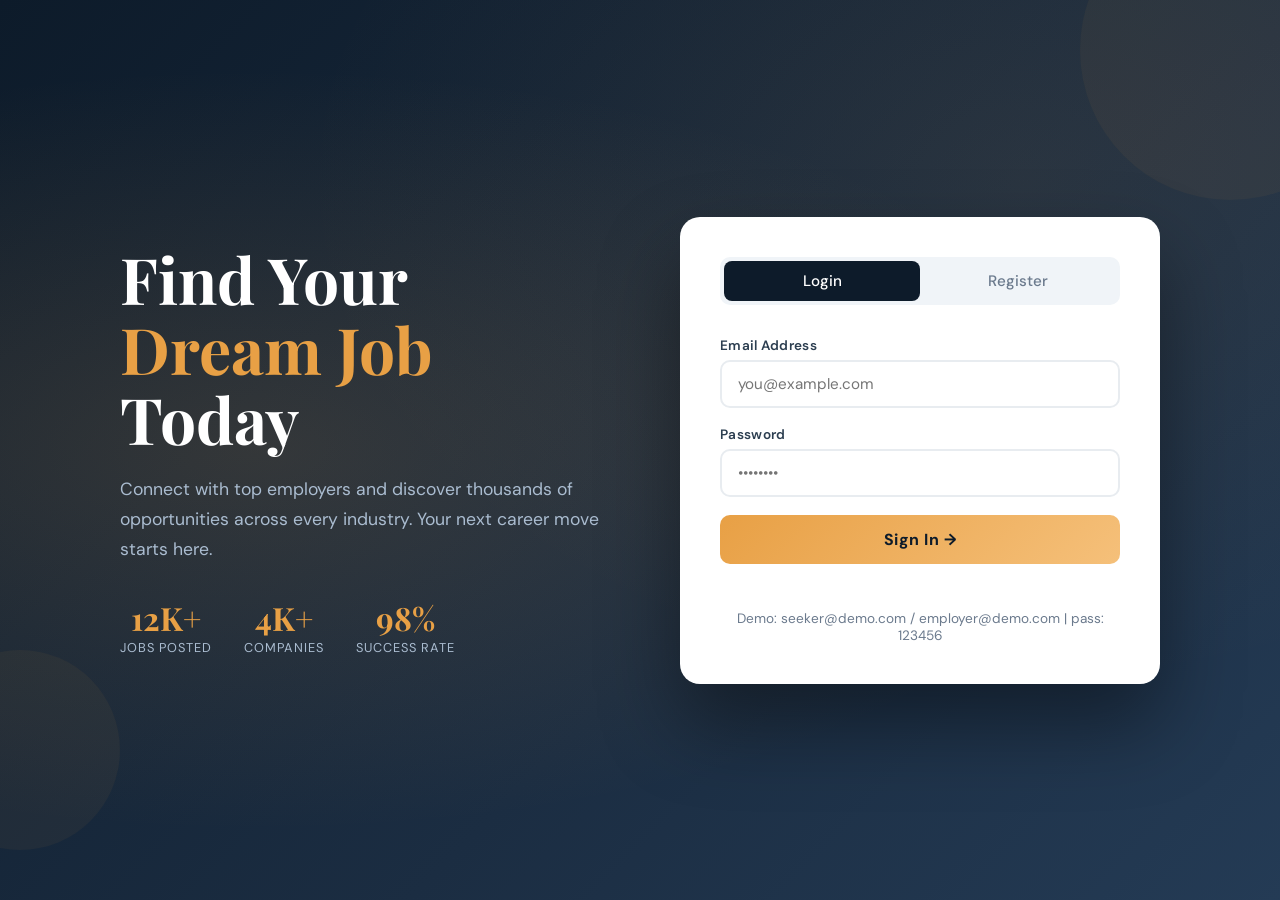
<file: index.html>
<!DOCTYPE html>
<html lang="en">
<head>
<meta charset="UTF-8">
<meta name="viewport" content="width=device-width, initial-scale=1.0">
<title>TalentBridge – Find Your Next Opportunity</title>
<link rel="preconnect" href="https://fonts.googleapis.com">
<link href="https://fonts.googleapis.com/css2?family=Playfair+Display:wght@700;900&family=DM+Sans:wght@300;400;500;600&display=swap" rel="stylesheet">
<style>
  :root {
    --navy: #0d1b2a;
    --navy2: #1b2d42;
    --gold: #e8a045;
    --gold2: #f5c07a;
    --cream: #faf6f0;
    --text: #2c3e50;
    --muted: #6b7a8d;
    --white: #ffffff;
    --error: #e74c3c;
    --success: #27ae60;
  }
  * { margin:0; padding:0; box-sizing:border-box; }
  body { font-family:'DM Sans',sans-serif; background:var(--cream); color:var(--text); min-height:100vh; overflow-x:hidden; }

  /* HERO */
  .hero {
    min-height:100vh;
    background: linear-gradient(135deg, var(--navy) 0%, var(--navy2) 60%, #243b55 100%);
    display:flex; align-items:center; justify-content:center;
    position:relative; overflow:hidden;
  }
  .hero::before {
    content:''; position:absolute; inset:0;
    background: radial-gradient(ellipse at 20% 50%, rgba(232,160,69,0.15) 0%, transparent 60%),
                radial-gradient(ellipse at 80% 20%, rgba(232,160,69,0.08) 0%, transparent 50%);
  }
  .hero-grid {
    display:grid; grid-template-columns:1fr 1fr; gap:80px;
    max-width:1100px; width:100%; padding:40px 30px; align-items:center; position:relative; z-index:1;
  }
  .hero-left h1 {
    font-family:'Playfair Display',serif;
    font-size:clamp(2.5rem,5vw,4rem); color:var(--white);
    line-height:1.1; margin-bottom:20px;
  }
  .hero-left h1 span { color:var(--gold); }
  .hero-left p { color:#aabcd0; font-size:1.1rem; line-height:1.7; margin-bottom:32px; }
  .stats { display:flex; gap:32px; }
  .stat { text-align:center; }
  .stat-num { font-family:'Playfair Display',serif; font-size:2rem; color:var(--gold); font-weight:700; }
  .stat-label { color:#aabcd0; font-size:0.8rem; letter-spacing:1px; text-transform:uppercase; }

  /* AUTH CARD */
  .auth-card {
    background:var(--white); border-radius:20px;
    padding:40px; box-shadow:0 40px 80px rgba(0,0,0,0.4);
    animation: slideUp 0.7s ease;
  }
  @keyframes slideUp { from{opacity:0;transform:translateY(30px)} to{opacity:1;transform:translateY(0)} }
  .tab-row { display:flex; gap:0; margin-bottom:32px; background:#f0f4f8; border-radius:10px; padding:4px; }
  .tab-btn {
    flex:1; padding:10px; border:none; background:transparent; border-radius:8px;
    font-family:'DM Sans',sans-serif; font-size:0.95rem; font-weight:500; cursor:pointer;
    color:var(--muted); transition:all 0.3s;
  }
  .tab-btn.active { background:var(--navy); color:var(--white); }
  .auth-form { display:none; }
  .auth-form.active { display:block; }
  .form-group { margin-bottom:18px; }
  .form-group label { display:block; font-size:0.85rem; font-weight:600; color:var(--text); margin-bottom:6px; letter-spacing:0.3px; }
  .form-group input, .form-group select {
    width:100%; padding:12px 16px; border:2px solid #e8ecf0; border-radius:10px;
    font-family:'DM Sans',sans-serif; font-size:0.95rem; color:var(--text);
    transition:border-color 0.3s; outline:none; background:var(--white);
  }
  .form-group input:focus, .form-group select:focus { border-color:var(--gold); }
  .role-select { display:flex; gap:10px; margin-bottom:18px; }
  .role-opt { flex:1; }
  .role-opt input[type=radio] { display:none; }
  .role-opt label {
    display:block; padding:10px; text-align:center; border:2px solid #e8ecf0;
    border-radius:10px; cursor:pointer; font-size:0.9rem; transition:all 0.3s;
  }
  .role-opt input:checked + label { border-color:var(--gold); background:#fff8ee; color:var(--navy); font-weight:600; }
  .btn-primary {
    width:100%; padding:14px; background:linear-gradient(135deg,var(--gold),var(--gold2));
    color:var(--navy); font-family:'DM Sans',sans-serif; font-size:1rem; font-weight:700;
    border:none; border-radius:10px; cursor:pointer; transition:all 0.3s;
    letter-spacing:0.5px;
  }
  .btn-primary:hover { transform:translateY(-2px); box-shadow:0 8px 25px rgba(232,160,69,0.4); }
  .msg { font-size:0.85rem; text-align:center; margin-top:12px; height:18px; }
  .msg.error { color:var(--error); }
  .msg.success { color:var(--success); }

  /* FLOATING SHAPES */
  .shape {
    position:absolute; border-radius:50%; opacity:0.05;
    animation: float 8s ease-in-out infinite;
  }
  .shape1 { width:300px; height:300px; background:var(--gold); top:-100px; right:-100px; animation-delay:0s; }
  .shape2 { width:200px; height:200px; background:var(--gold); bottom:50px; left:-80px; animation-delay:3s; }
  @keyframes float { 0%,100%{transform:translateY(0)} 50%{transform:translateY(-20px)} }

  @media(max-width:768px){
    .hero-grid { grid-template-columns:1fr; gap:40px; }
    .hero-left { text-align:center; }
    .stats { justify-content:center; }
  }
</style>
</head>
<body>

<section class="hero">
  <div class="shape shape1"></div>
  <div class="shape shape2"></div>
  <div class="hero-grid">
    <div class="hero-left">
      <h1>Find Your <span>Dream Job</span> Today</h1>
      <p>Connect with top employers and discover thousands of opportunities across every industry. Your next career move starts here.</p>
      <div class="stats">
        <div class="stat"><div class="stat-num">12K+</div><div class="stat-label">Jobs Posted</div></div>
        <div class="stat"><div class="stat-num">4K+</div><div class="stat-label">Companies</div></div>
        <div class="stat"><div class="stat-num">98%</div><div class="stat-label">Success Rate</div></div>
      </div>
    </div>
    <div class="auth-card">
      <div class="tab-row">
        <button class="tab-btn active" onclick="switchTab('login')">Login</button>
        <button class="tab-btn" onclick="switchTab('register')">Register</button>
      </div>

      <!-- LOGIN -->
      <div class="auth-form active" id="login-form">
        <div class="form-group">
          <label>Email Address</label>
          <input type="email" id="login-email" placeholder="you@example.com">
        </div>
        <div class="form-group">
          <label>Password</label>
          <input type="password" id="login-pass" placeholder="••••••••">
        </div>
        <button class="btn-primary" onclick="doLogin()">Sign In →</button>
        <div class="msg" id="login-msg"></div>
        <p style="text-align:center;margin-top:16px;font-size:0.85rem;color:var(--muted)">
          Demo: seeker@demo.com / employer@demo.com | pass: 123456
        </p>
      </div>

      <!-- REGISTER -->
      <div class="auth-form" id="register-form">
        <div class="form-group">
          <label>Full Name</label>
          <input type="text" id="reg-name" placeholder="John Doe">
        </div>
        <div class="form-group">
          <label>Email Address</label>
          <input type="email" id="reg-email" placeholder="you@example.com">
        </div>
        <div class="form-group">
          <label>Password</label>
          <input type="password" id="reg-pass" placeholder="Min 6 characters">
        </div>
        <div class="form-group"><label>I am a:</label></div>
        <div class="role-select">
          <div class="role-opt">
            <input type="radio" name="role" id="r-seeker" value="seeker" checked>
            <label for="r-seeker">🔍 Job Seeker</label>
          </div>
          <div class="role-opt">
            <input type="radio" name="role" id="r-employer" value="employer">
            <label for="r-employer">🏢 Employer</label>
          </div>
        </div>
        <button class="btn-primary" onclick="doRegister()">Create Account →</button>
        <div class="msg" id="reg-msg"></div>
      </div>
    </div>
  </div>
</section>

<script>
  // Seed demo users
  if(!localStorage.getItem('tb_users')){
    const demo=[
      {name:'Alex Johnson',email:'seeker@demo.com',password:'123456',role:'seeker',
       resume:'',phone:'',location:'',skills:'',bio:''},
      {name:'TechCorp HR',email:'employer@demo.com',password:'123456',role:'employer',
       company:'TechCorp',companyDesc:'Leading tech company',website:'techcorp.com',phone:''}
    ];
    localStorage.setItem('tb_users',JSON.stringify(demo));
  }
  if(!localStorage.getItem('tb_jobs')){
    const jobs=[
      {id:1,title:'Frontend Developer',company:'TechCorp',location:'Mumbai',type:'Full-time',salary:'₹8-12 LPA',description:'Build modern web applications using React and Vue.',qualifications:'B.Tech CS or equivalent',responsibilities:'Develop UI components, optimize performance',postedBy:'employer@demo.com',applications:[],createdAt:new Date().toISOString()},
      {id:2,title:'UI/UX Designer',company:'DesignHub',location:'Bangalore',type:'Remote',salary:'₹6-10 LPA',description:'Create stunning user experiences for our SaaS products.',qualifications:'Portfolio required, 2+ years exp',responsibilities:'Wireframing, prototyping, user research',postedBy:'employer@demo.com',applications:[],createdAt:new Date().toISOString()},
      {id:3,title:'Backend Engineer',company:'DataFlow',location:'Hyderabad',type:'Full-time',salary:'₹10-18 LPA',description:'Build scalable APIs and microservices.',qualifications:'Node.js/Python, SQL/NoSQL',responsibilities:'API development, database design, code review',postedBy:'employer@demo.com',applications:[],createdAt:new Date().toISOString()},
    ];
    localStorage.setItem('tb_jobs',JSON.stringify(jobs));
  }

  function switchTab(tab){
    document.querySelectorAll('.tab-btn').forEach((b,i)=>b.classList.toggle('active',i===(tab==='login'?0:1)));
    document.getElementById('login-form').classList.toggle('active',tab==='login');
    document.getElementById('register-form').classList.toggle('active',tab==='register');
  }
  function msg(id,text,type){ const el=document.getElementById(id); el.textContent=text; el.className='msg '+type; }

  function doLogin(){
    const email=document.getElementById('login-email').value.trim();
    const pass=document.getElementById('login-pass').value;
    const users=JSON.parse(localStorage.getItem('tb_users')||'[]');
    const user=users.find(u=>u.email===email&&u.password===pass);
    if(!user){ msg('login-msg','Invalid email or password','error'); return; }
    localStorage.setItem('tb_current',JSON.stringify(user));
    msg('login-msg','Welcome back! Redirecting...','success');
    setTimeout(()=>{ window.location.href=user.role==='employer'?'pages/employer-dashboard.html':'pages/seeker-dashboard.html'; },800);
  }

  function doRegister(){
    const name=document.getElementById('reg-name').value.trim();
    const email=document.getElementById('reg-email').value.trim();
    const pass=document.getElementById('reg-pass').value;
    const role=document.querySelector('input[name=role]:checked').value;
    if(!name||!email||!pass){ msg('reg-msg','Please fill all fields','error'); return; }
    if(pass.length<6){ msg('reg-msg','Password must be at least 6 characters','error'); return; }
    const users=JSON.parse(localStorage.getItem('tb_users')||'[]');
    if(users.find(u=>u.email===email)){ msg('reg-msg','Email already registered','error'); return; }
    const newUser={name,email,password:pass,role,resume:'',phone:'',location:'',skills:'',bio:'',company:'',companyDesc:'',website:''};
    users.push(newUser);
    localStorage.setItem('tb_users',JSON.stringify(users));
    localStorage.setItem('tb_current',JSON.stringify(newUser));
    msg('reg-msg','Account created! Redirecting...','success');
    setTimeout(()=>{ window.location.href=role==='employer'?'pages/employer-dashboard.html':'pages/seeker-dashboard.html'; },800);
  }
</script>
</body>
</html>
</file>
